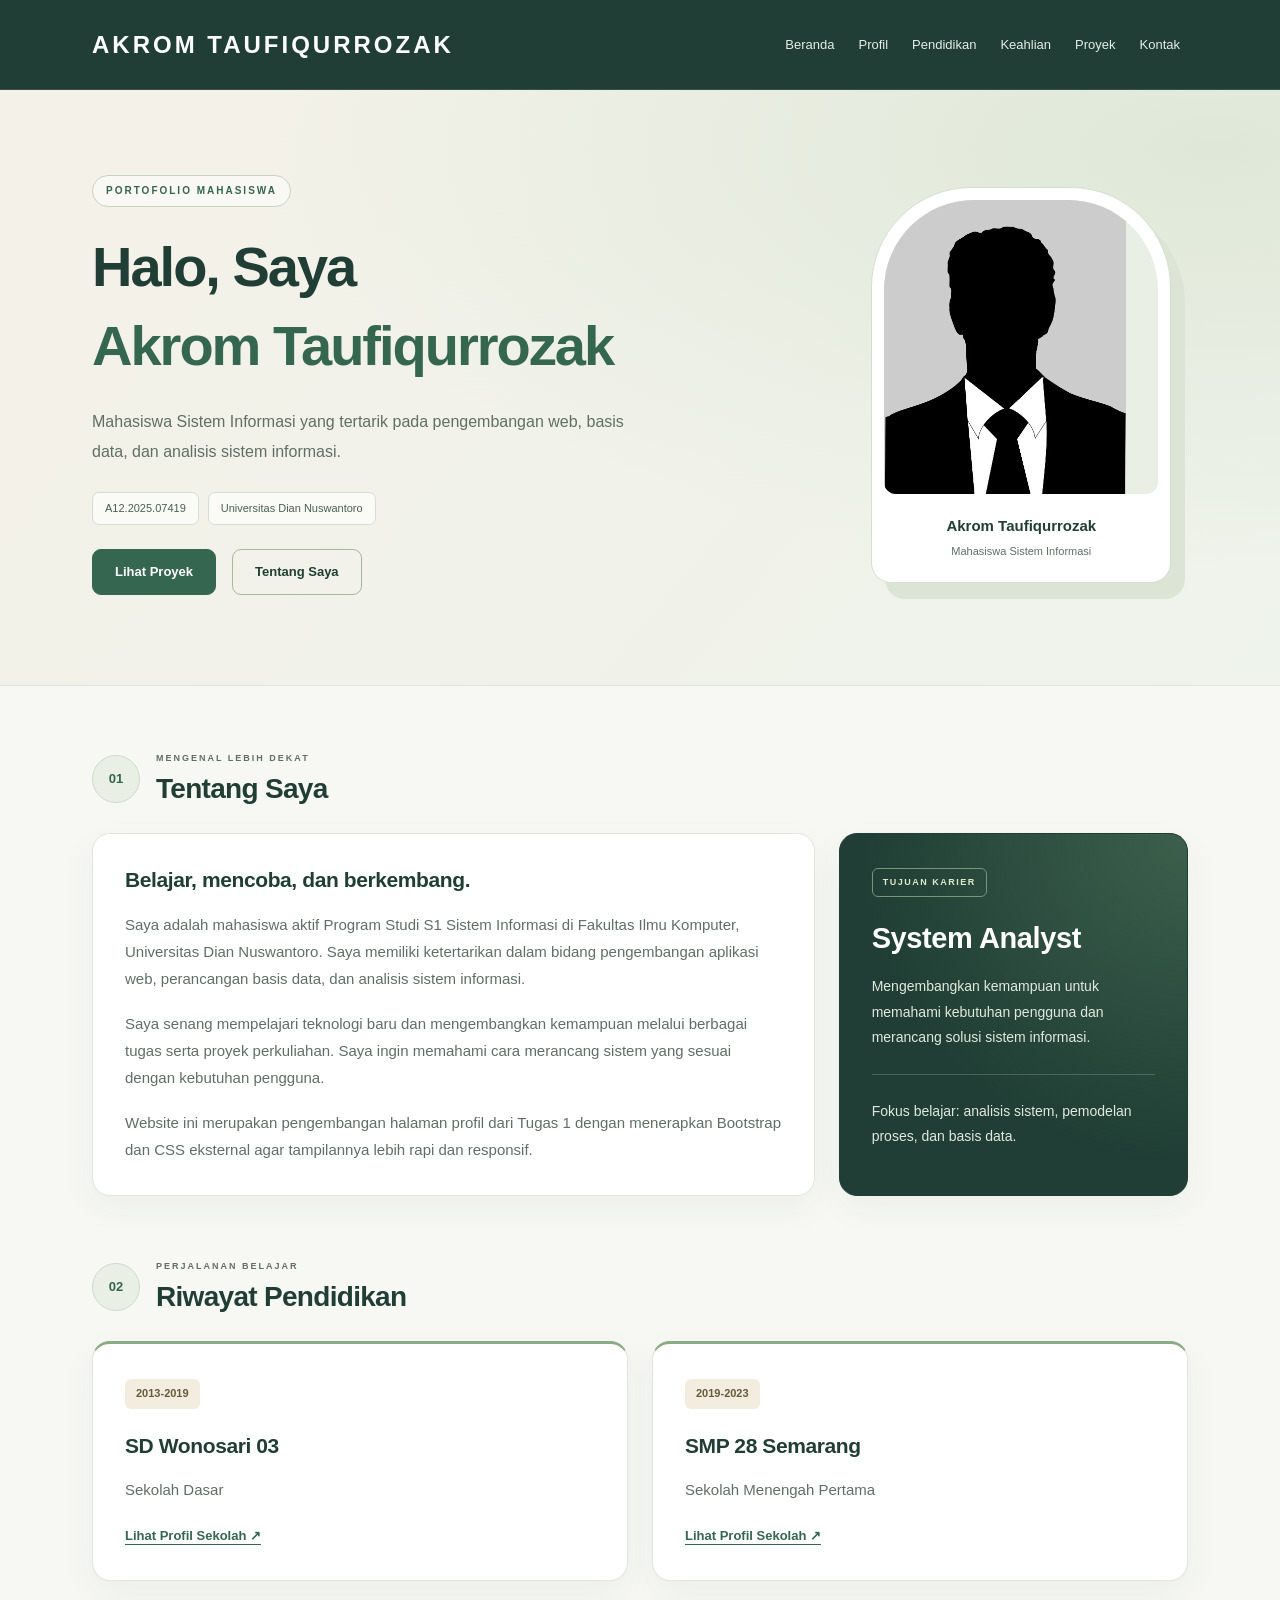
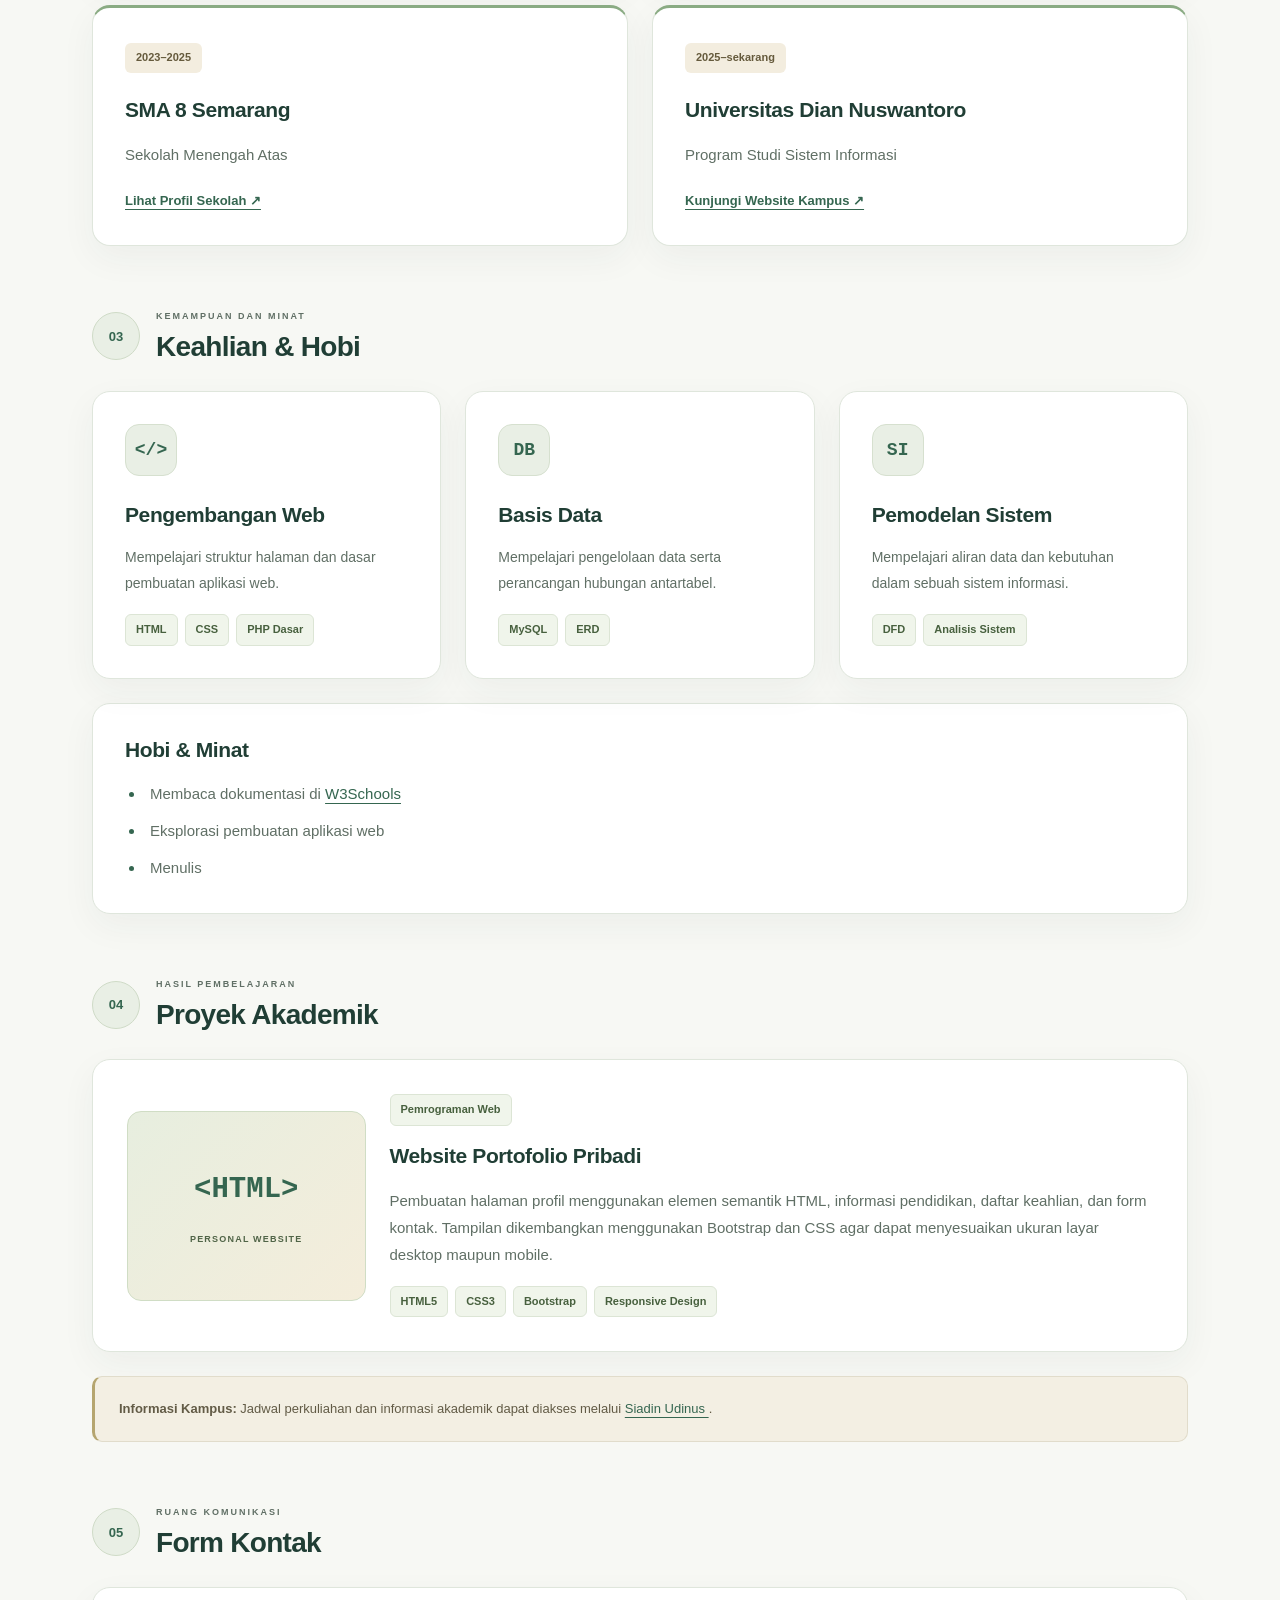
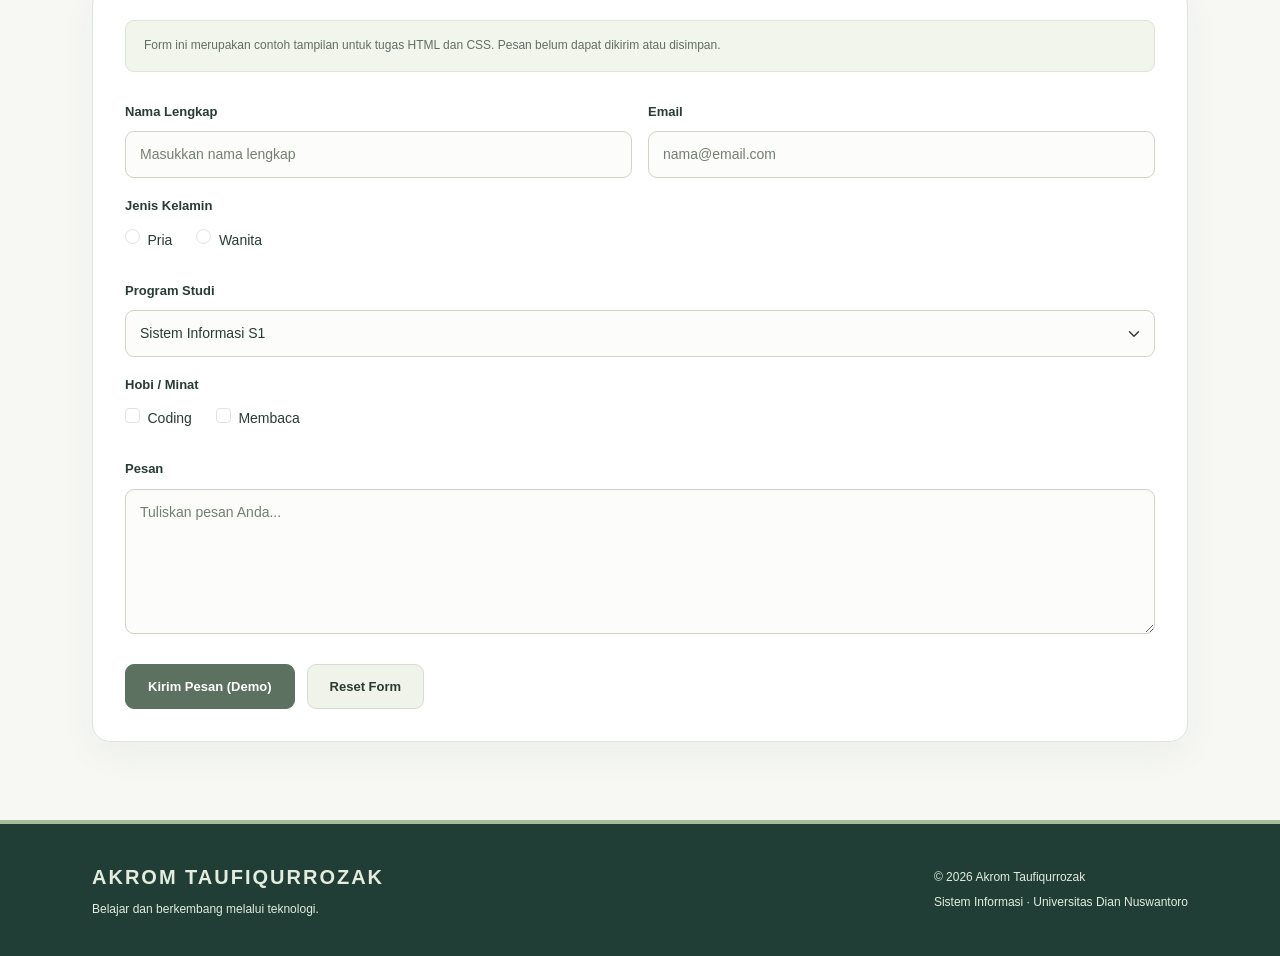
<file: index.html>
<!DOCTYPE html>
<html lang="id">

<head>
  <meta charset="UTF-8">
  <meta name="viewport" content="width=device-width, initial-scale=1.0">

  <title>Portofolio Akrom | A12.2025.07419</title>

  <!-- Bootstrap lokal -->
  <link rel="stylesheet" href="bootstrap-5.3.8-dist/css/bootstrap.min.css">

  <!-- CSS eksternal -->
  <link rel="stylesheet" href="style.css">
</head>

<body>

  <!-- Navigasi -->
  <nav class="navbar navbar-expand-lg navbar-dark navigasi">
    <div class="container">

      <a class="navbar-brand fw-bold" href="#beranda">
        AKROM TAUFIQURROZAK<span class="titik-logo"></span>
      </a>

      <button class="navbar-toggler" type="button" data-bs-toggle="collapse" data-bs-target="#menuUtama"
        aria-controls="menuUtama" aria-expanded="false" aria-label="Buka atau tutup navigasi">
        <span class="navbar-toggler-icon"></span>
      </button>

      <div class="collapse navbar-collapse" id="menuUtama">
        <ul class="navbar-nav ms-auto gap-lg-2">
          <li class="nav-item">
            <a class="nav-link" href="#beranda">Beranda</a>
          </li>
          <li class="nav-item">
            <a class="nav-link" href="#profil">Profil</a>
          </li>
          <li class="nav-item">
            <a class="nav-link" href="#pendidikan">
              Pendidikan
            </a>
          </li>
          <li class="nav-item">
            <a class="nav-link" href="#keahlian">
              Keahlian
            </a>
          </li>
          <li class="nav-item">
            <a class="nav-link" href="#proyek">Proyek</a>
          </li>
          <li class="nav-item">
            <a class="nav-link" href="#kontak">Kontak</a>
          </li>
        </ul>
      </div>

    </div>
  </nav>

  <!-- Header -->
  <header id="beranda" class="hero">
    <div class="container">
      <div class="row align-items-center g-5">

        <div class="col-12 col-lg-8">
          <p class="label-hero">PORTOFOLIO MAHASISWA</p>

          <h1>
            Halo, Saya<br>
            <span>Akrom Taufiqurrozak</span>
          </h1>

          <p class="deskripsi-hero">
            Mahasiswa Sistem Informasi yang tertarik pada
            pengembangan web, basis data, dan analisis
            sistem informasi.
          </p>

          <div class="identitas-hero">
            <span>A12.2025.07419</span>
            <span>Universitas Dian Nuswantoro</span>
          </div>

          <div class="d-flex flex-wrap gap-3 mt-4">
            <a href="#proyek" class="btn tombol-utama">
              Lihat Proyek
            </a>
            <a href="#profil" class="btn tombol-outline">
              Tentang Saya
            </a>
          </div>
        </div>

        <div class="col-12 col-lg-4">
          <figure class="kartu-foto">
            <img src="foto01.png" alt="Gambar profil pilihan Akrom" class="foto-profil" width="280" height="300">
            <figcaption>
              <strong>Akrom Taufiqurrozak</strong>
              <span>Mahasiswa Sistem Informasi</span>
            </figcaption>
          </figure>
        </div>

      </div>
    </div>
  </header>

  <main class="container konten-utama">

    <!-- Profil -->
    <section id="profil" class="bagian">
      <div class="judul-bagian">
        <span class="nomor-bagian">01</span>
        <div>
          <p>MENGENAL LEBIH DEKAT</p>
          <h2>Tentang Saya</h2>
        </div>
      </div>

      <div class="row g-4">
        <div class="col-12 col-lg-8">
          <div class="kartu h-100">
            <h3>Belajar, mencoba, dan berkembang.</h3>

            <p>
              Saya adalah mahasiswa aktif Program Studi
              S1 Sistem Informasi di Fakultas Ilmu
              Komputer, Universitas Dian Nuswantoro.
              Saya memiliki ketertarikan dalam bidang
              pengembangan aplikasi web, perancangan
              basis data, dan analisis sistem informasi.
            </p>

            <p>
              Saya senang mempelajari teknologi baru
              dan mengembangkan kemampuan melalui
              berbagai tugas serta proyek perkuliahan.
              Saya ingin memahami cara merancang sistem
              yang sesuai dengan kebutuhan pengguna.
            </p>

            <p class="mb-0">
              Website ini merupakan pengembangan
              halaman profil dari Tugas 1 dengan
              menerapkan Bootstrap dan CSS eksternal
              agar tampilannya lebih rapi dan responsif.
            </p>
          </div>
        </div>

        <div class="col-12 col-lg-4">
          <aside class="kartu kartu-tujuan h-100">
            <span class="label-kecil">TUJUAN KARIER</span>
            <h3>System Analyst</h3>
            <p>
              Mengembangkan kemampuan untuk memahami
              kebutuhan pengguna dan merancang solusi
              sistem informasi.
            </p>
            <hr>
            <p class="mb-0 small">
              Fokus belajar: analisis sistem,
              pemodelan proses, dan basis data.
            </p>
          </aside>
        </div>
      </div>
    </section>

    <!-- Riwayat Pendidikan -->
    <section id="pendidikan" class="bagian">

      <div class="judul-bagian">
        <span class="nomor-bagian">02</span>
        <div>
          <p>PERJALANAN BELAJAR</p>
          <h2>Riwayat Pendidikan</h2>
        </div>
      </div>

      <!-- Keempat kartu berada di dalam satu row -->
      <div class="row g-4">

        <!-- SD -->
        <div class="col-12 col-md-6">
          <article class="kartu kartu-pendidikan h-100">
            <span class="tahun">2013-2019</span>
            <h3>SD Wonosari 03</h3>
            <p>Sekolah Dasar</p>
            <a href="https://sekolah.data.kemendikdasmen.go.id/profil-sekolah/505EED58-2DF5-E011-85E1-A16FBF1C7EC3"
              target="_blank" rel="noopener noreferrer" class="tautan">
              Lihat Profil Sekolah ↗
            </a>
          </article>
        </div>

        <!-- SMP -->
        <div class="col-12 col-md-6">
          <article class="kartu kartu-pendidikan h-100">
            <span class="tahun">2019-2023</span>
            <h3>SMP 28 Semarang</h3>
            <p>Sekolah Menengah Pertama</p>
            <a href="https://sekolah.data.kemendikdasmen.go.id/profil-sekolah/40536F5A-2DF5-E011-8F22-61BC2E8C06AE"
              target="_blank" rel="noopener noreferrer" class="tautan">
              Lihat Profil Sekolah ↗
            </a>
          </article>
        </div>

        <!-- SMA -->
        <div class="col-12 col-md-6">
          <article class="kartu kartu-pendidikan h-100">
            <span class="tahun">2023–2025</span>
            <h3>SMA 8 Semarang</h3>
            <p>Sekolah Menengah Atas</p>
            <a href="https://sekolah.data.kemendikdasmen.go.id/profil-sekolah/EC185FFA-9B6A-448F-84E5-78A1FF61724A"
              target="_blank" rel="noopener noreferrer" class="tautan">
              Lihat Profil Sekolah ↗
            </a>
          </article>
        </div>

        <!-- Universitas -->
        <div class="col-12 col-md-6">
          <article class="kartu kartu-pendidikan h-100">
            <span class="tahun">2025–sekarang</span>
            <h3>Universitas Dian Nuswantoro</h3>
            <p>Program Studi Sistem Informasi</p>

            <a href="https://dinus.ac.id" target="_blank" rel="noopener noreferrer" class="tautan">
              Kunjungi Website Kampus ↗
            </a>
          </article>
        </div>

      </div>
    </section>

    <!-- Keahlian -->
    <section id="keahlian" class="bagian">
      <div class="judul-bagian">
        <span class="nomor-bagian">03</span>
        <div>
          <p>KEMAMPUAN DAN MINAT</p>
          <h2>Keahlian & Hobi</h2>
        </div>
      </div>

      <div class="grid-keahlian">
        <article class="kartu">
          <span class="ikon-teks" aria-hidden="true">&lt;/&gt;</span>
          <h3>Pengembangan Web</h3>
          <p>
            Mempelajari struktur halaman dan dasar
            pembuatan aplikasi web.
          </p>
          <div class="daftar-tag">
            <span class="tag">HTML</span>
            <span class="tag">CSS</span>
            <span class="tag">PHP Dasar</span>
          </div>
        </article>

        <article class="kartu">
          <span class="ikon-teks" aria-hidden="true">DB</span>
          <h3>Basis Data</h3>
          <p>
            Mempelajari pengelolaan data serta
            perancangan hubungan antartabel.
          </p>
          <div class="daftar-tag">
            <span class="tag">MySQL</span>
            <span class="tag">ERD</span>
          </div>
        </article>

        <article class="kartu">
          <span class="ikon-teks" aria-hidden="true">SI</span>
          <h3>Pemodelan Sistem</h3>
          <p>
            Mempelajari aliran data dan kebutuhan
            dalam sebuah sistem informasi.
          </p>
          <div class="daftar-tag">
            <span class="tag">DFD</span>
            <span class="tag">Analisis Sistem</span>
          </div>
        </article>
      </div>

      <div class="kartu mt-4">
        <h3>Hobi & Minat</h3>
        <ul class="daftar-hobi">
          <li>
            Membaca dokumentasi di
            <a href="https://www.w3schools.com" target="_blank" rel="noopener noreferrer">
              W3Schools
            </a>
          </li>
          <li>Eksplorasi pembuatan aplikasi web</li>
          <li>Menulis</li>
        </ul>
      </div>
    </section>

    <!-- Proyek -->
    <section id="proyek" class="bagian">
      <div class="judul-bagian">
        <span class="nomor-bagian">04</span>
        <div>
          <p>HASIL PEMBELAJARAN</p>
          <h2>Proyek Akademik</h2>
        </div>
      </div>

      <article class="kartu kartu-proyek">
        <div class="row align-items-center g-4">
          <div class="col-12 col-md-3">
            <div class="visual-proyek" aria-hidden="true">
              &lt;HTML&gt;
              <span>PERSONAL WEBSITE</span>
            </div>
          </div>

          <div class="col-12 col-md-9">
            <span class="tag mb-3">Pemrograman Web</span>
            <h3>Website Portofolio Pribadi</h3>
            <p>
              Pembuatan halaman profil menggunakan
              elemen semantik HTML, informasi pendidikan,
              daftar keahlian, dan form kontak.
              Tampilan dikembangkan menggunakan
              Bootstrap dan CSS agar dapat menyesuaikan
              ukuran layar desktop maupun mobile.
            </p>

            <div class="daftar-tag">
              <span class="tag">HTML5</span>
              <span class="tag">CSS3</span>
              <span class="tag">Bootstrap</span>
              <span class="tag">Responsive Design</span>
            </div>
          </div>
        </div>
      </article>

      <aside class="catatan-kampus mt-4">
        <p class="mb-0">
          <strong>Informasi Kampus:</strong>
          Jadwal perkuliahan dan informasi akademik
          dapat diakses melalui
          <a href="https://mhs.dinus.ac.id" target="_blank" rel="noopener noreferrer">
            Siadin Udinus
          </a>.
        </p>
      </aside>
    </section>

    <!-- Kontak -->
    <section id="kontak" class="bagian">
      <div class="judul-bagian">
        <span class="nomor-bagian">05</span>
        <div>
          <p>RUANG KOMUNIKASI</p>
          <h2>Form Kontak</h2>
        </div>
      </div>

      <div class="kartu">
        <p id="keterangan-form" class="catatan-form">
          Form ini merupakan contoh tampilan untuk tugas
          HTML dan CSS. Pesan belum dapat dikirim atau
          disimpan.
        </p>

        <form aria-describedby="keterangan-form">
          <div class="row g-3">

            <div class="col-12 col-md-6">
              <label for="nama" class="form-label">
                Nama Lengkap
              </label>
              <input type="text" id="nama" name="fnama" class="form-control" placeholder="Masukkan nama lengkap"
                autocomplete="name" required>
            </div>

            <div class="col-12 col-md-6">
              <label for="email" class="form-label">
                Email
              </label>
              <input type="email" id="email" name="femail" class="form-control" placeholder="nama@email.com"
                autocomplete="email" required>
            </div>

            <div class="col-12">
              <fieldset>
                <legend class="label-pilihan">
                  Jenis Kelamin
                </legend>

                <div class="d-flex flex-wrap gap-4">
                  <div class="form-check">
                    <input type="radio" id="pria" name="fjkel" value="Pria" class="form-check-input">
                    <label for="pria" class="form-check-label">
                      Pria
                    </label>
                  </div>

                  <div class="form-check">
                    <input type="radio" id="wanita" name="fjkel" value="Wanita" class="form-check-input">
                    <label for="wanita" class="form-check-label">
                      Wanita
                    </label>
                  </div>
                </div>
              </fieldset>
            </div>

            <div class="col-12">
              <label for="prodi" class="form-label">
                Program Studi
              </label>

              <select id="prodi" name="fprodi" class="form-select">
                <option value="SI">
                  Sistem Informasi S1
                </option>
                <option value="TI">
                  Teknik Informatika S1
                </option>
                <option value="DKV">
                  Desain Komunikasi Visual S1
                </option>
              </select>
            </div>

            <div class="col-12">
              <fieldset>
                <legend class="label-pilihan">
                  Hobi / Minat
                </legend>

                <div class="d-flex flex-wrap gap-4">
                  <div class="form-check">
                    <input type="checkbox" id="coding" name="fhobi[]" value="Coding" class="form-check-input">
                    <label for="coding" class="form-check-label">
                      Coding
                    </label>
                  </div>

                  <div class="form-check">
                    <input type="checkbox" id="membaca" name="fhobi[]" value="Membaca" class="form-check-input">
                    <label for="membaca" class="form-check-label">
                      Membaca
                    </label>
                  </div>
                </div>
              </fieldset>
            </div>

            <div class="col-12">
              <label for="pesan" class="form-label">
                Pesan
              </label>
              <textarea id="pesan" name="fpesan" class="form-control" rows="5"
                placeholder="Tuliskan pesan Anda..."></textarea>
            </div>

            <div class="col-12">
              <div class="aksi-form">
                <button type="button" class="btn tombol-utama" disabled>
                  Kirim Pesan (Demo)
                </button>

                <button type="reset" class="btn tombol-reset">
                  Reset Form
                </button>
              </div>
            </div>

          </div>
        </form>
      </div>
    </section>

  </main>

  <!-- Footer -->
  <footer class="footer">
    <div class="container">
      <div class="footer-layout">
        <div>
          <p class="fw-bold mb-1">AKROM TAUFIQURROZAK</p>
          <p class="mb-0 small">
            Belajar dan berkembang melalui teknologi.
          </p>
        </div>

        <div>
          <p class="mb-1 small">
            &copy; 2026 Akrom Taufiqurrozak
          </p>
          <p class="mb-0 small">
            Sistem Informasi · Universitas Dian Nuswantoro
          </p>
        </div>
      </div>
    </div>
  </footer>

  <script src="bootstrap-5.3.8-dist/js/bootstrap.bundle.min.js"></script>

</body>

</html>
</file>
<file: style.css>
/* ======================================
   1. WARNA DAN PENGATURAN DASAR
   ====================================== */
:root {
    --latar: #f7f8f4;
    --putih: #ffffff;
    --hijau-gelap: #203e35;
    --hijau: #356650;
    --sage: #e9efe5;
    --krem: #f3eddf;
    --teks: #283c33;
    --teks-sekunder: #606f65;
    --garis: #dfe6dc;
    --bayangan: 0 12px 35px rgb(32 62 53 / 5%);
}

* {
    box-sizing: border-box;
}

html {
    scroll-behavior: smooth;
}

body {
    margin: 0;
    background: var(--latar);
    color: var(--teks);
    font-family: "Segoe UI", Arial, sans-serif;
    font-size: 15px;
    line-height: 1.8;
}

.container {
    max-width: 1120px;
}

h1,
h2,
h3 {
    color: var(--hijau-gelap);
    line-height: 1.3;
}

p {
    margin-bottom: 18px;
}

a {
    color: var(--hijau);
    text-underline-offset: 4px;
    overflow-wrap: anywhere;
}

a:hover {
    color: var(--hijau-gelap);
}

:focus-visible {
    outline: 3px solid #a97924;
    outline-offset: 4px;
}

/* ======================================
   2. NAVIGASI
   ====================================== */
.navigasi {
    padding: 18px 0;
    background: var(--hijau-gelap);
    border-bottom: 1px solid rgb(255 255 255 / 10%);
}

.navbar-brand {
    font-size: 24px;
    letter-spacing: 3px;
}

.titik-logo {
    color: #d3dfb7;
}

.navigasi .navbar-nav {
    align-items: center;
}

.navigasi .nav-link {
    padding: 8px 14px;
    border-radius: 8px;
    color: #e5ede7;
    font-size: 13px;
    font-weight: 500;
    transition: background-color 0.2s, color 0.2s;
}

.navigasi .nav-link:hover,
.navigasi .nav-link:focus {
    background: rgb(255 255 255 / 10%);
    color: white;
}

.navbar-toggler {
    padding: 8px 10px;
    border-color: #8fa99b;
}

/* ======================================
   3. HEADER PROFIL
   ====================================== */
.hero {
    padding: 85px 0 90px;
    background:
        radial-gradient(ellipse at 95% 10%,
            #dfe8d8 0%,
            transparent 55%),
        linear-gradient(130deg, #f4f1e8, #eef3eb);
    border-bottom: 1px solid var(--garis);
}

.label-hero {
    display: inline-block;
    margin-bottom: 24px;
    padding: 6px 13px;
    border: 1px solid #c7d5bf;
    border-radius: 30px;
    background: rgb(255 255 255 / 55%);
    color: var(--hijau);
    font-size: 10px;
    font-weight: 700;
    letter-spacing: 2px;
}

.hero h1 {
    max-width: 720px;
    margin-bottom: 24px;
    font-size: clamp(36px, 4.5vw, 56px);
    font-weight: 750;
    letter-spacing: -2px;
    overflow-wrap: anywhere;
}

.hero h1 span {
    display: inline-block;
    margin-top: 6px;
    color: var(--hijau);
}

.deskripsi-hero {
    max-width: 570px;
    margin-bottom: 24px;
    color: var(--teks-sekunder);
    font-size: 16px;
    line-height: 1.9;
}

.identitas-hero {
    display: flex;
    flex-wrap: wrap;
    gap: 9px;
}

.identitas-hero span {
    padding: 6px 12px;
    border: 1px solid #d4ded0;
    border-radius: 7px;
    background: rgb(255 255 255 / 65%);
    color: #4b6051;
    font-size: 11px;
}

/* Foto profil */
.kartu-foto {
    width: min(100%, 300px);
    margin: 0 auto;
    padding: 12px;
    border: 1px solid #d5dfcf;
    border-radius: 100px 100px 20px 20px;
    background: var(--putih);
    box-shadow: 14px 16px 0 #dce5d5;
}

.foto-profil {
    display: block;
    width: 100%;
    height: auto;
    aspect-ratio: 14 / 15;
    border-radius: 90px 90px 12px 12px;
    object-fit: cover;
    object-position: center;
    background: var(--sage);
}

.kartu-foto figcaption {
    padding: 18px 6px 8px;
    text-align: center;
}

.kartu-foto figcaption strong {
    display: block;
    color: var(--hijau-gelap);
    font-size: 15px;
}

.kartu-foto figcaption span {
    display: block;
    margin-top: 3px;
    color: var(--teks-sekunder);
    font-size: 11px;
}

/* ======================================
   4. BAGIAN KONTEN
   ====================================== */
.konten-utama {
    padding-top: 64px;
    padding-bottom: 16px;
}

.bagian {
    margin-bottom: 62px;
    scroll-margin-top: 25px;
}

.judul-bagian {
    display: flex;
    align-items: center;
    gap: 16px;
    margin-bottom: 26px;
}

.nomor-bagian {
    display: inline-flex;
    flex-shrink: 0;
    align-items: center;
    justify-content: center;
    width: 48px;
    height: 48px;
    border: 1px solid #cfdbc7;
    border-radius: 50%;
    background: var(--sage);
    color: var(--hijau);
    font-size: 13px;
    font-weight: 700;
}

.judul-bagian p {
    margin-bottom: 5px;
    color: var(--teks-sekunder);
    font-size: 9px;
    font-weight: 700;
    letter-spacing: 2px;
}

.judul-bagian h2 {
    margin: 0;
    font-size: 28px;
    font-weight: 700;
    letter-spacing: -0.7px;
}

/* Kartu utama */
.kartu {
    min-width: 0;
    padding: 32px;
    border: 1px solid var(--garis);
    border-radius: 18px;
    background: var(--putih);
    box-shadow: var(--bayangan);
}

.kartu h3 {
    margin-bottom: 17px;
    font-size: 21px;
    font-weight: 700;
    letter-spacing: -0.4px;
}

.kartu p {
    color: var(--teks-sekunder);
}

/* Kartu tujuan karier */
.kartu-tujuan {
    position: relative;
    background:
        radial-gradient(circle at 100% 0%,
            #3c604c,
            transparent 65%),
        var(--hijau-gelap);
    border-color: var(--hijau-gelap);
}

.label-kecil {
    display: inline-block;
    padding: 5px 10px;
    border: 1px solid #79947c;
    border-radius: 6px;
    color: #e0e8ce;
    font-size: 9px;
    font-weight: 700;
    letter-spacing: 1.5px;
}

.kartu-tujuan h3 {
    margin-top: 23px;
    color: white;
    font-size: 29px;
}

.kartu-tujuan p {
    color: #e1e9df;
    font-size: 14px;
}

.kartu-tujuan hr {
    margin-block: 24px;
    border-color: #c4d1be;
}

/* ======================================
   5. RIWAYAT PENDIDIKAN
   ====================================== */
.kartu-pendidikan {
    position: relative;
    padding-top: 34px;
    border-top: 3px solid #8aab83;
    transition: box-shadow 0.2s, border-color 0.2s;
}

.kartu-pendidikan:hover {
    border-top-color: var(--hijau);
    box-shadow: 0 14px 32px rgb(32 62 53 / 9%);
}

.tahun {
    display: inline-block;
    margin-bottom: 23px;
    padding: 5px 11px;
    border-radius: 6px;
    background: var(--krem);
    color: #655a3c;
    font-size: 11px;
    font-weight: 700;
}

.kartu-pendidikan h3 {
    font-size: 21px;
}

.tautan {
    font-size: 13px;
    font-weight: 600;
}

/* ======================================
   6. KEAHLIAN DAN HOBI
   ====================================== */
.grid-keahlian {
    display: grid;
    grid-template-columns: repeat(3, minmax(0, 1fr));
    gap: 24px;
}

.grid-keahlian .kartu {
    display: flex;
    flex-direction: column;
    align-items: flex-start;
}

.grid-keahlian .kartu p {
    flex-grow: 1;
    font-size: 14px;
}

.ikon-teks {
    display: inline-flex;
    flex-shrink: 0;
    align-items: center;
    justify-content: center;
    width: 52px;
    height: 52px;
    margin-bottom: 25px;
    border: 1px solid #d6e0cf;
    border-radius: 14px;
    background: var(--sage);
    color: var(--hijau);
    font-family: monospace;
    font-size: 18px;
    font-weight: 700;
}

.daftar-tag {
    display: flex;
    flex-wrap: wrap;
    gap: 7px;
}

.tag {
    display: inline-block;
    padding: 5px 10px;
    border: 1px solid #dce5d5;
    border-radius: 6px;
    background: #f0f5eb;
    color: #47603e;
    font-size: 11px;
    font-weight: 600;
}

.daftar-hobi {
    margin: 0;
    padding-left: 20px;
    color: var(--teks-sekunder);
}

.daftar-hobi li {
    padding-left: 5px;
    margin-bottom: 10px;
}

.daftar-hobi li:last-child {
    margin-bottom: 0;
}

.daftar-hobi li::marker {
    color: var(--hijau);
}

/* ======================================
   7. PROYEK AKADEMIK
   ====================================== */
.kartu-proyek {
    padding: 34px;
}

.visual-proyek {
    display: flex;
    flex-direction: column;
    justify-content: center;
    align-items: center;
    min-height: 190px;
    padding: 18px;
    border: 1px solid #d0ddc5;
    border-radius: 14px;
    background:
        linear-gradient(135deg,
            #e7eedf,
            #f4eddb);
    color: var(--hijau);
    font-family: monospace;
    font-size: 29px;
    font-weight: 700;
}

.visual-proyek span {
    margin-top: 15px;
    color: #506447;
    font-family: "Segoe UI", Arial, sans-serif;
    font-size: 9px;
    font-weight: 600;
    letter-spacing: 1.2px;
    text-align: center;
}

.catatan-kampus {
    padding: 20px 24px;
    border: 1px solid #e1dccb;
    border-left: 3px solid #b5a56f;
    border-radius: 10px;
    background: #f3efe3;
    color: #625b46;
    font-size: 13px;
}

/* ======================================
   8. FORM KONTAK
   ====================================== */
.catatan-form {
    margin-bottom: 25px;
    padding: 14px 18px;
    border: 1px solid #dde6d6;
    border-radius: 9px;
    background: #f1f5ec;
    color: #516046;
    font-size: 12px;
}

.form-label,
.label-pilihan {
    margin-bottom: 8px;
    color: var(--teks);
    font-size: 13px;
    font-weight: 600;
}

fieldset {
    min-width: 0;
    margin: 0;
    padding: 0;
    border: 0;
}

.label-pilihan {
    float: none;
    width: auto;
}

.form-control,
.form-select {
    min-width: 0;
    padding: 12px 14px;
    border: 1px solid #cbd6c7;
    border-radius: 9px;
    background-color: #fcfdfa;
    color: var(--teks);
    font-size: 14px;
}

.form-control::placeholder {
    color: #737f70;
}

.form-control:focus,
.form-select:focus {
    border-color: #6e9366;
    background-color: white;
    box-shadow: 0 0 0 3px rgb(110 147 102 / 14%);
}

.form-check {
    min-height: 32px;
}

.form-check-label {
    font-size: 14px;
    cursor: pointer;
}

.form-check-input:checked {
    border-color: var(--hijau);
    background-color: var(--hijau);
}

.form-check-input:focus {
    border-color: #6e9366;
    box-shadow: 0 0 0 3px rgb(110 147 102 / 14%);
}

textarea.form-control {
    min-height: 145px;
    resize: vertical;
}

.aksi-form {
    display: flex;
    flex-wrap: wrap;
    gap: 12px;
    margin-top: 14px;
}

/* ======================================
   9. TOMBOL
   ====================================== */
.btn {
    padding: 12px 22px;
    border-radius: 9px;
    font-size: 13px;
    font-weight: 600;
    transition:
        background-color 0.2s,
        color 0.2s,
        border-color 0.2s;
}

.tombol-utama {
    border: 1px solid var(--hijau);
    background: var(--hijau);
    color: white;
}

.tombol-utama:hover {
    border-color: var(--hijau-gelap);
    background: var(--hijau-gelap);
    color: white;
}

.tombol-outline {
    border: 1px solid #a7b99d;
    background: transparent;
    color: var(--hijau-gelap);
}

.tombol-outline:hover {
    border-color: var(--hijau);
    background: #e1ead9;
    color: var(--hijau-gelap);
}

.tombol-reset {
    border: 1px solid #d5dfcf;
    background: #eff3e9;
    color: var(--teks);
}

.tombol-reset:hover {
    border-color: #b9c9af;
    background: #e1ead8;
    color: var(--teks);
}

.tombol-utama:disabled {
    border-color: #5d7160;
    background: #5d7160;
    color: white;
    opacity: 1;
}

/* ======================================
   10. FOOTER
   ====================================== */
.footer {
    padding: 35px 0;
    border-top: 4px solid #a8bd93;
    background: var(--hijau-gelap);
    color: #e3ecdf;
}

.footer-layout {
    display: flex;
    align-items: center;
    justify-content: space-between;
    gap: 24px;
}

.footer .fw-bold {
    font-size: 20px;
    letter-spacing: 2px;
}

.footer .small {
    font-size: 12px;
}

/* ======================================
   11. RESPONSIVE TABLET
   ====================================== */
@media (max-width: 991.98px) {
    .hero {
        padding: 55px 0 65px;
    }

    .hero h1 {
        max-width: 650px;
    }

    .kartu-foto {
        width: min(100%, 270px);
        box-shadow: 10px 12px 0 #dce5d5;
    }

    .navbar-collapse {
        padding-top: 16px;
    }

    .navigasi .navbar-nav {
        align-items: stretch;
        gap: 4px;
    }

    .navigasi .nav-link {
        padding: 10px 12px;
    }

    .grid-keahlian {
        grid-template-columns: repeat(2, minmax(0, 1fr));
    }
}

/* ======================================
   12. RESPONSIVE MOBILE
   ====================================== */
@media (max-width: 767.98px) {
    .navigasi {
        padding-block: 13px;
    }

    .hero {
        padding: 38px 0 50px;
    }

    .hero h1 {
        font-size: 37px;
        letter-spacing: -1.2px;
    }

    .label-hero {
        margin-bottom: 20px;
        font-size: 9px;
        letter-spacing: 1.5px;
    }

    .deskripsi-hero {
        font-size: 15px;
    }

    .konten-utama {
        padding-top: 38px;
    }

    .bagian {
        margin-bottom: 38px;
    }

    .judul-bagian {
        gap: 12px;
        margin-bottom: 20px;
    }

    .judul-bagian h2 {
        font-size: 24px;
    }

    .judul-bagian p {
        font-size: 8px;
        letter-spacing: 1.5px;
    }

    .nomor-bagian {
        width: 42px;
        height: 42px;
        font-size: 12px;
    }

    .kartu,
    .kartu-proyek {
        padding: 24px;
        border-radius: 14px;
    }

    .kartu h3 {
        font-size: 20px;
    }

    .kartu-tujuan h3 {
        font-size: 27px;
    }

    .grid-keahlian {
        grid-template-columns: 1fr;
        gap: 18px;
    }

    .visual-proyek {
        min-height: 160px;
    }

    .footer-layout {
        flex-direction: column;
        gap: 20px;
        text-align: center;
    }
}

/* HP berukuran kecil */
@media (max-width: 375px) {
    .hero h1 {
        font-size: 31px;
    }

    .identitas-hero span {
        font-size: 10px;
    }

    .judul-bagian h2 {
        font-size: 21px;
    }

    .kartu,
    .kartu-proyek {
        padding: 20px;
    }

    .aksi-form {
        flex-direction: column;
    }

    .aksi-form .btn {
        width: 100%;
    }
}

/* Mengikuti preferensi pengurangan gerakan */
@media (prefers-reduced-motion: reduce) {
    html {
        scroll-behavior: auto;
    }

    .btn,
    .kartu-pendidikan,
    .navigasi .nav-link {
        transition: none;
    }
}
</file>
